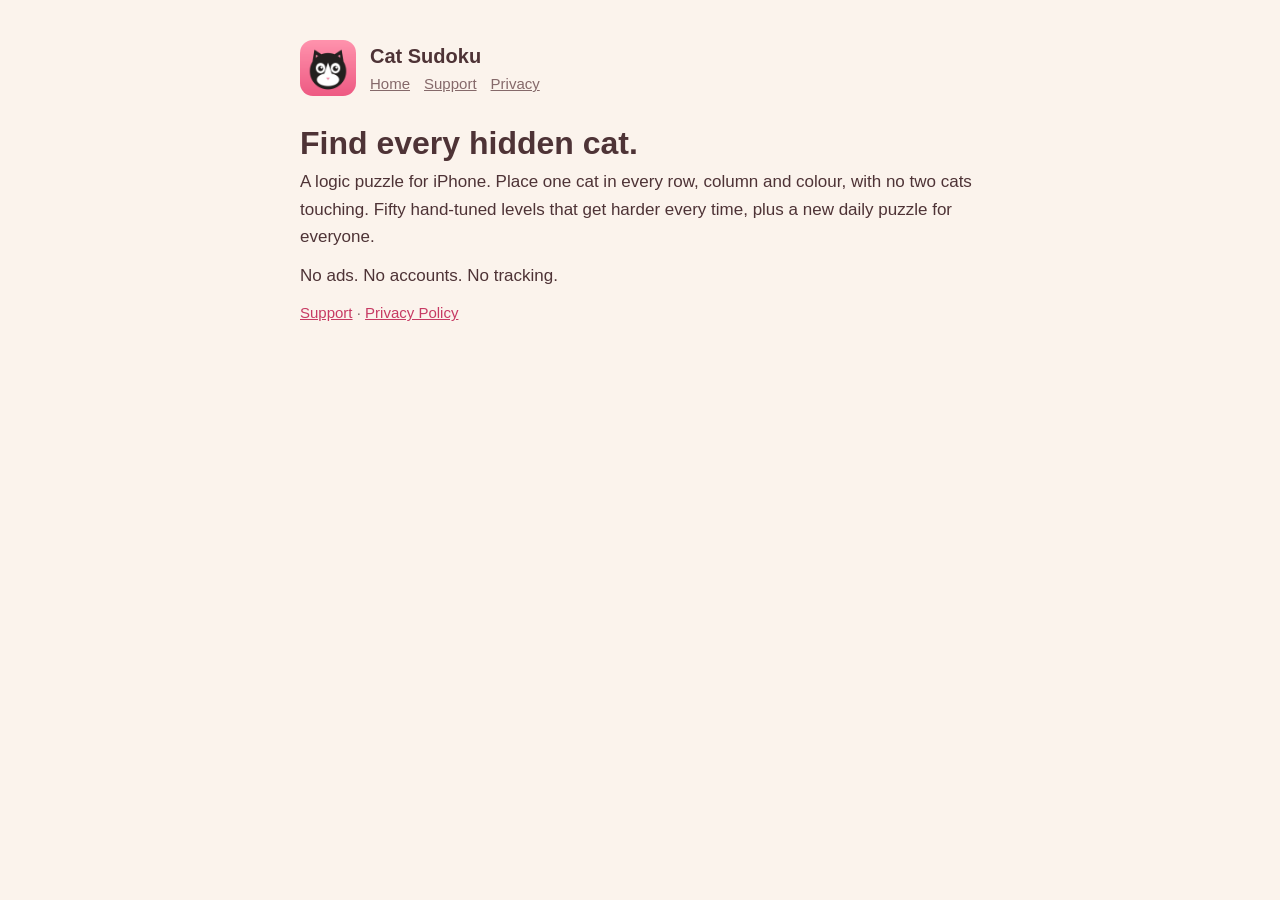
<file: index.html>
<!doctype html>
<html lang="en">
<head>
<meta charset="utf-8">
<meta name="viewport" content="width=device-width, initial-scale=1">
<title>Cat Sudoku</title>
<link rel="stylesheet" href="style.css">
</head>
<body>
<main>
  <header>
    <img src="icon.png" alt="">
    <div><div class="name">Cat Sudoku</div>
    <nav><a href="./">Home</a><a href="support.html">Support</a><a href="privacy.html">Privacy</a></nav></div>
  </header>
  <h1>Find every hidden cat.</h1>
  <p>A logic puzzle for iPhone. Place one cat in every row, column and colour, with
  no two cats touching. Fifty hand-tuned levels that get harder every time, plus a
  new daily puzzle for everyone.</p>
  <p>No ads. No accounts. No tracking.</p>
  <p class="muted"><a href="support.html">Support</a> · <a href="privacy.html">Privacy Policy</a></p>
</main>
</body>
</html>
</file>
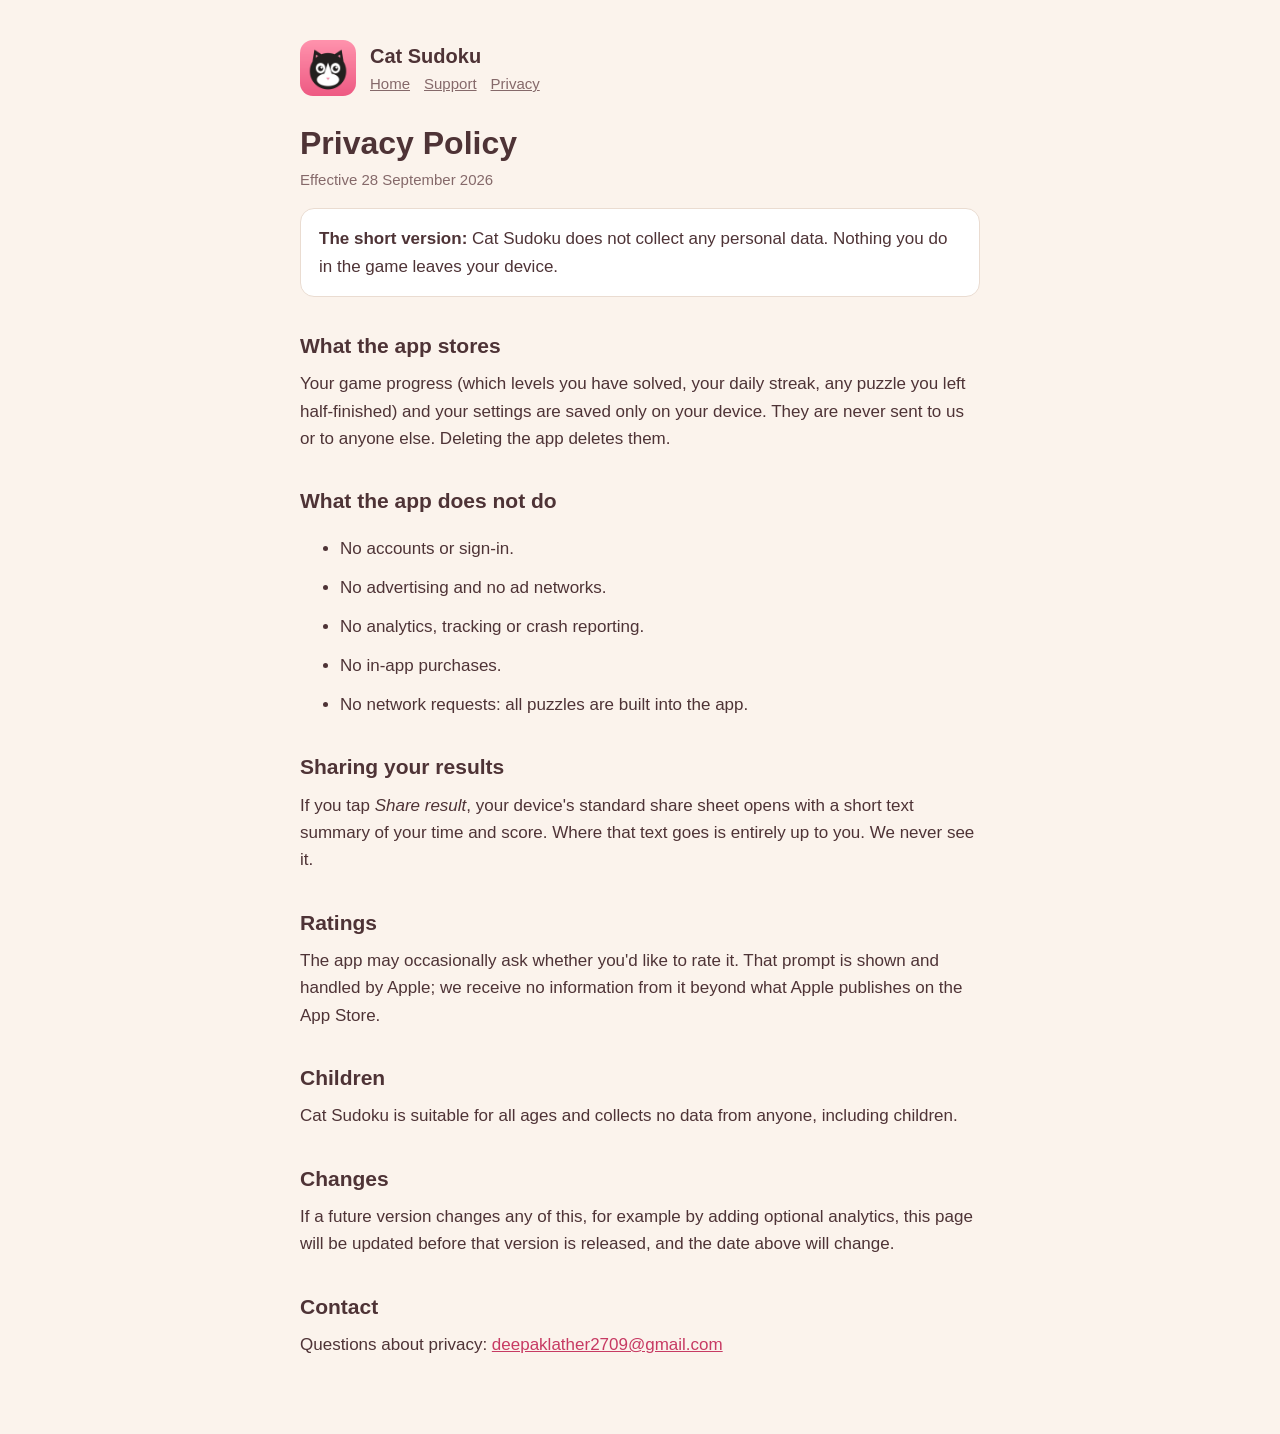
<file: privacy.html>
<!doctype html>
<html lang="en">
<head>
<meta charset="utf-8">
<meta name="viewport" content="width=device-width, initial-scale=1">
<title>Cat Sudoku · Privacy Policy</title>
<link rel="stylesheet" href="style.css">
</head>
<body>
<main>
  <header>
    <img src="icon.png" alt="">
    <div><div class="name">Cat Sudoku</div>
    <nav><a href="./">Home</a><a href="support.html">Support</a><a href="privacy.html">Privacy</a></nav></div>
  </header>
  <h1>Privacy Policy</h1>
  <p class="muted">Effective 28 September 2026</p>

  <div class="card"><strong>The short version:</strong> Cat Sudoku does not collect any
  personal data. Nothing you do in the game leaves your device.</div>

  <h2>What the app stores</h2>
  <p>Your game progress (which levels you have solved, your daily streak, any puzzle
  you left half-finished) and your settings are saved only on your device. They are
  never sent to us or to anyone else. Deleting the app deletes them.</p>

  <h2>What the app does not do</h2>
  <ul>
    <li>No accounts or sign-in.</li>
    <li>No advertising and no ad networks.</li>
    <li>No analytics, tracking or crash reporting.</li>
    <li>No in-app purchases.</li>
    <li>No network requests: all puzzles are built into the app.</li>
  </ul>

  <h2>Sharing your results</h2>
  <p>If you tap <em>Share result</em>, your device's standard share sheet opens with a
  short text summary of your time and score. Where that text goes is entirely up to
  you. We never see it.</p>

  <h2>Ratings</h2>
  <p>The app may occasionally ask whether you'd like to rate it. That prompt is shown
  and handled by Apple; we receive no information from it beyond what Apple publishes
  on the App Store.</p>

  <h2>Children</h2>
  <p>Cat Sudoku is suitable for all ages and collects no data from anyone, including
  children.</p>

  <h2>Changes</h2>
  <p>If a future version changes any of this, for example by adding optional
  analytics, this page will be updated before that version is released, and the date
  above will change.</p>

  <h2>Contact</h2>
  <p>Questions about privacy: <a href="mailto:deepaklather2709@gmail.com">deepaklather2709@gmail.com</a></p>
</main>
</body>
</html>
</file>
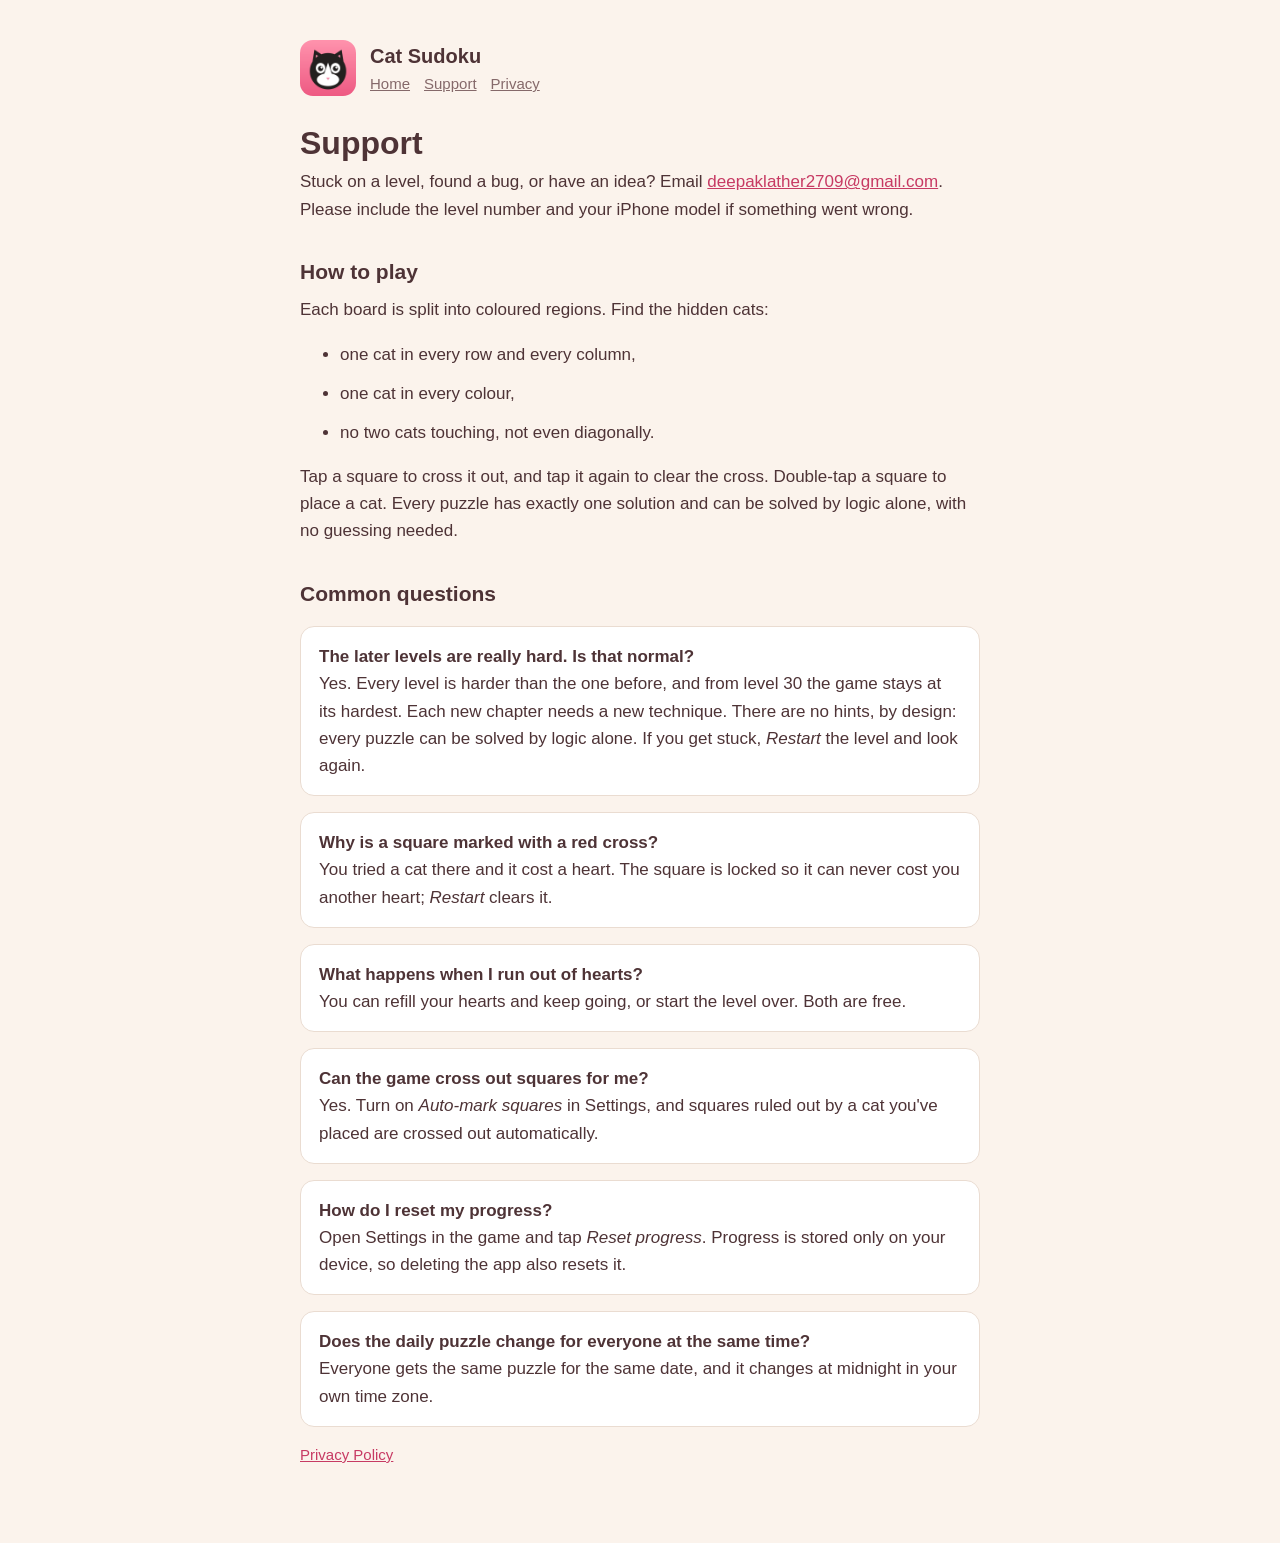
<file: support.html>
<!doctype html>
<html lang="en">
<head>
<meta charset="utf-8">
<meta name="viewport" content="width=device-width, initial-scale=1">
<title>Cat Sudoku · Support</title>
<link rel="stylesheet" href="style.css">
</head>
<body>
<main>
  <header>
    <img src="icon.png" alt="">
    <div><div class="name">Cat Sudoku</div>
    <nav><a href="./">Home</a><a href="support.html">Support</a><a href="privacy.html">Privacy</a></nav></div>
  </header>
  <h1>Support</h1>
  <p>Stuck on a level, found a bug, or have an idea? Email
  <a href="mailto:deepaklather2709@gmail.com">deepaklather2709@gmail.com</a>. Please
  include the level number and your iPhone model if something went wrong.</p>

  <h2>How to play</h2>
  <p>Each board is split into coloured regions. Find the hidden cats:</p>
  <ul>
    <li>one cat in every row and every column,</li>
    <li>one cat in every colour,</li>
    <li>no two cats touching, not even diagonally.</li>
  </ul>
  <p>Tap a square to cross it out, and tap it again to clear the cross. Double-tap a square to place a cat. Every puzzle has
  exactly one solution and can be solved by logic alone, with no guessing needed.</p>

  <h2>Common questions</h2>
  <div class="card"><strong>The later levels are really hard. Is that normal?</strong><br>
  Yes. Every level is harder than the one before, and from level 30 the game stays at
  its hardest. Each new chapter needs a new technique. There are no hints, by design:
  every puzzle can be solved by logic alone. If you get stuck, <em>Restart</em> the
  level and look again.</div>
  <div class="card"><strong>Why is a square marked with a red cross?</strong><br>
  You tried a cat there and it cost a heart. The square is locked so it can never
  cost you another heart; <em>Restart</em> clears it.</div>
  <div class="card"><strong>What happens when I run out of hearts?</strong><br>
  You can refill your hearts and keep going, or start the level over. Both are free.</div>
  <div class="card"><strong>Can the game cross out squares for me?</strong><br>
  Yes. Turn on <em>Auto-mark squares</em> in Settings, and squares ruled out by a cat
  you've placed are crossed out automatically.</div>
  <div class="card"><strong>How do I reset my progress?</strong><br>
  Open Settings in the game and tap <em>Reset progress</em>. Progress is stored only on
  your device, so deleting the app also resets it.</div>
  <div class="card"><strong>Does the daily puzzle change for everyone at the same time?</strong><br>
  Everyone gets the same puzzle for the same date, and it changes at midnight in your
  own time zone.</div>

  <p class="muted"><a href="privacy.html">Privacy Policy</a></p>
</main>
</body>
</html>
</file>
<file: style.css>
:root {
  --paper: #FBF3EC; --surface: #FFFFFF; --ink: #4E3336; --soft: #85696A;
  --line: #EADCD1; --accent: #C73A63;
}
@media (prefers-color-scheme: dark) {
  :root { --paper: #1E1618; --surface: #291F22; --ink: #F3E6E2; --soft: #BFA5A5;
    --line: #3F3134; --accent: #EF7A9C; color-scheme: dark; }
}
* { box-sizing: border-box; }
body { margin: 0; background: var(--paper); color: var(--ink);
  font: 17px/1.6 -apple-system, BlinkMacSystemFont, "Segoe UI", Roboto, sans-serif;
  padding-inline: 20px; padding-block: 40px 64px; }
main { max-width: 680px; margin: 0 auto; }
header { display: flex; align-items: center; gap: 14px; margin-bottom: 28px; }
header img { width: 56px; height: 56px; border-radius: 13px; }
header .name { font-weight: 700; font-size: 20px; }
header nav { font-size: 15px; color: var(--soft); }
header nav a { color: var(--soft); margin-right: 14px; }
h1 { font-size: 32px; line-height: 1.2; margin: 0 0 6px; }
h2 { font-size: 21px; margin: 32px 0 8px; }
p, li { margin: 0 0 12px; }
.muted { color: var(--soft); font-size: 15px; }
a { color: var(--accent); }
.card { background: var(--surface); border: 1px solid var(--line); border-radius: 14px;
  padding: 16px 18px; margin: 16px 0; }
</file>
